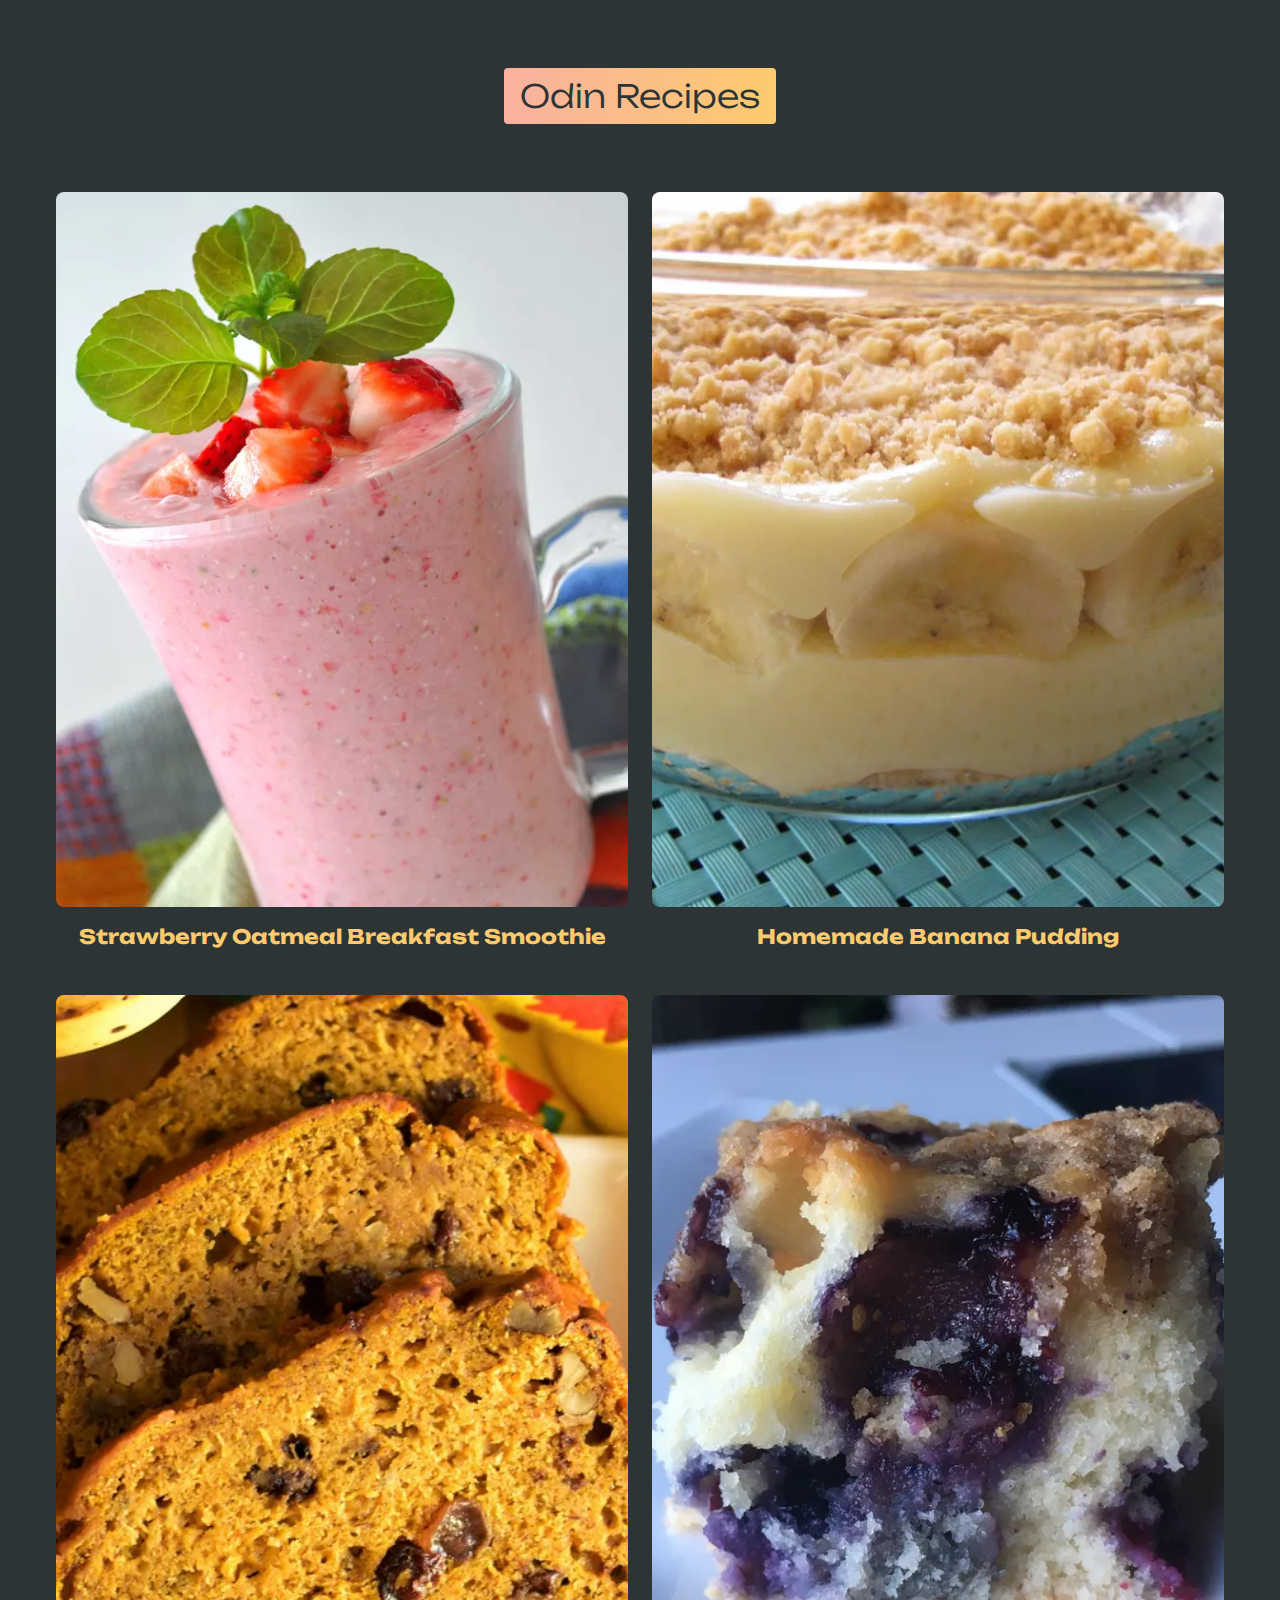
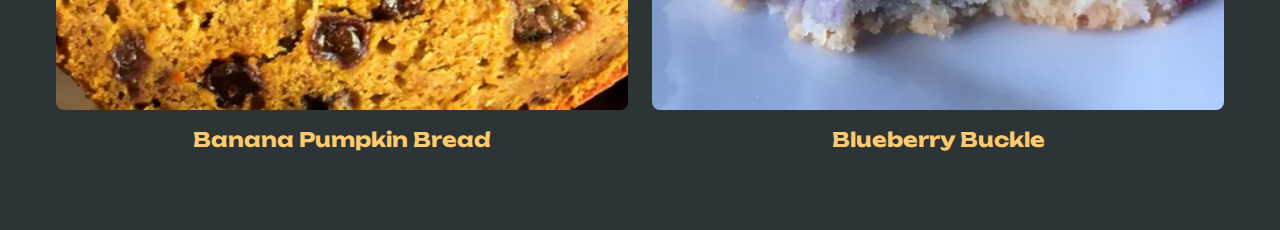
<file: index.html>
<!DOCTYPE html>
<html lang="en">
  <head>
    <meta charset="UTF-8" />
    <meta http-equiv="X-UA-Compatible" content="IE=edge" />
    <meta name="viewport" content="width=device-width, initial-scale=1.0" />
    <title>Odin Recipes</title>
    <link rel="stylesheet" href="styles.css" />
  </head>
  <body>
    <nav>
      <a href="index.html" class="logo">Odin Recipes</a>
    </nav>

    <main>
      <div class="cards">
        <a href="recipes/strawberry-smoothie.html" class="card">
          <figure>
            <img
              src="images/strawberry-smoothie.webp"
              alt="A strawberry smoothie with mint leaves"
            />
            <figcaption>Strawberry Oatmeal Breakfast Smoothie</figcaption>
          </figure>
        </a>

        <a href="recipes/banana-pudding.html" class="card">
          <figure>
            <img src="images/banana-pudding.webp" alt="Banana pudding" />
            <figcaption>Homemade Banana Pudding</figcaption>
          </figure>
        </a>

        <a href="recipes/banana-pumpkin-bread.html" class="card">
          <figure>
            <img
              src="images/banana-pumpkin-bread.webp"
              alt="Banana pumpkin bread"
            />
            <figcaption>Banana Pumpkin Bread</figcaption>
          </figure>
        </a>

        <a href="recipes/blueberry-buckle.html" class="card">
          <figure>
            <img
              src="images/blueberry-buckle.webp"
              alt="Blueberry coffee cake"
            />
            <figcaption>Blueberry Buckle</figcaption>
          </figure>
        </a>
      </div>
    </main>
  </body>
</html>
</file>
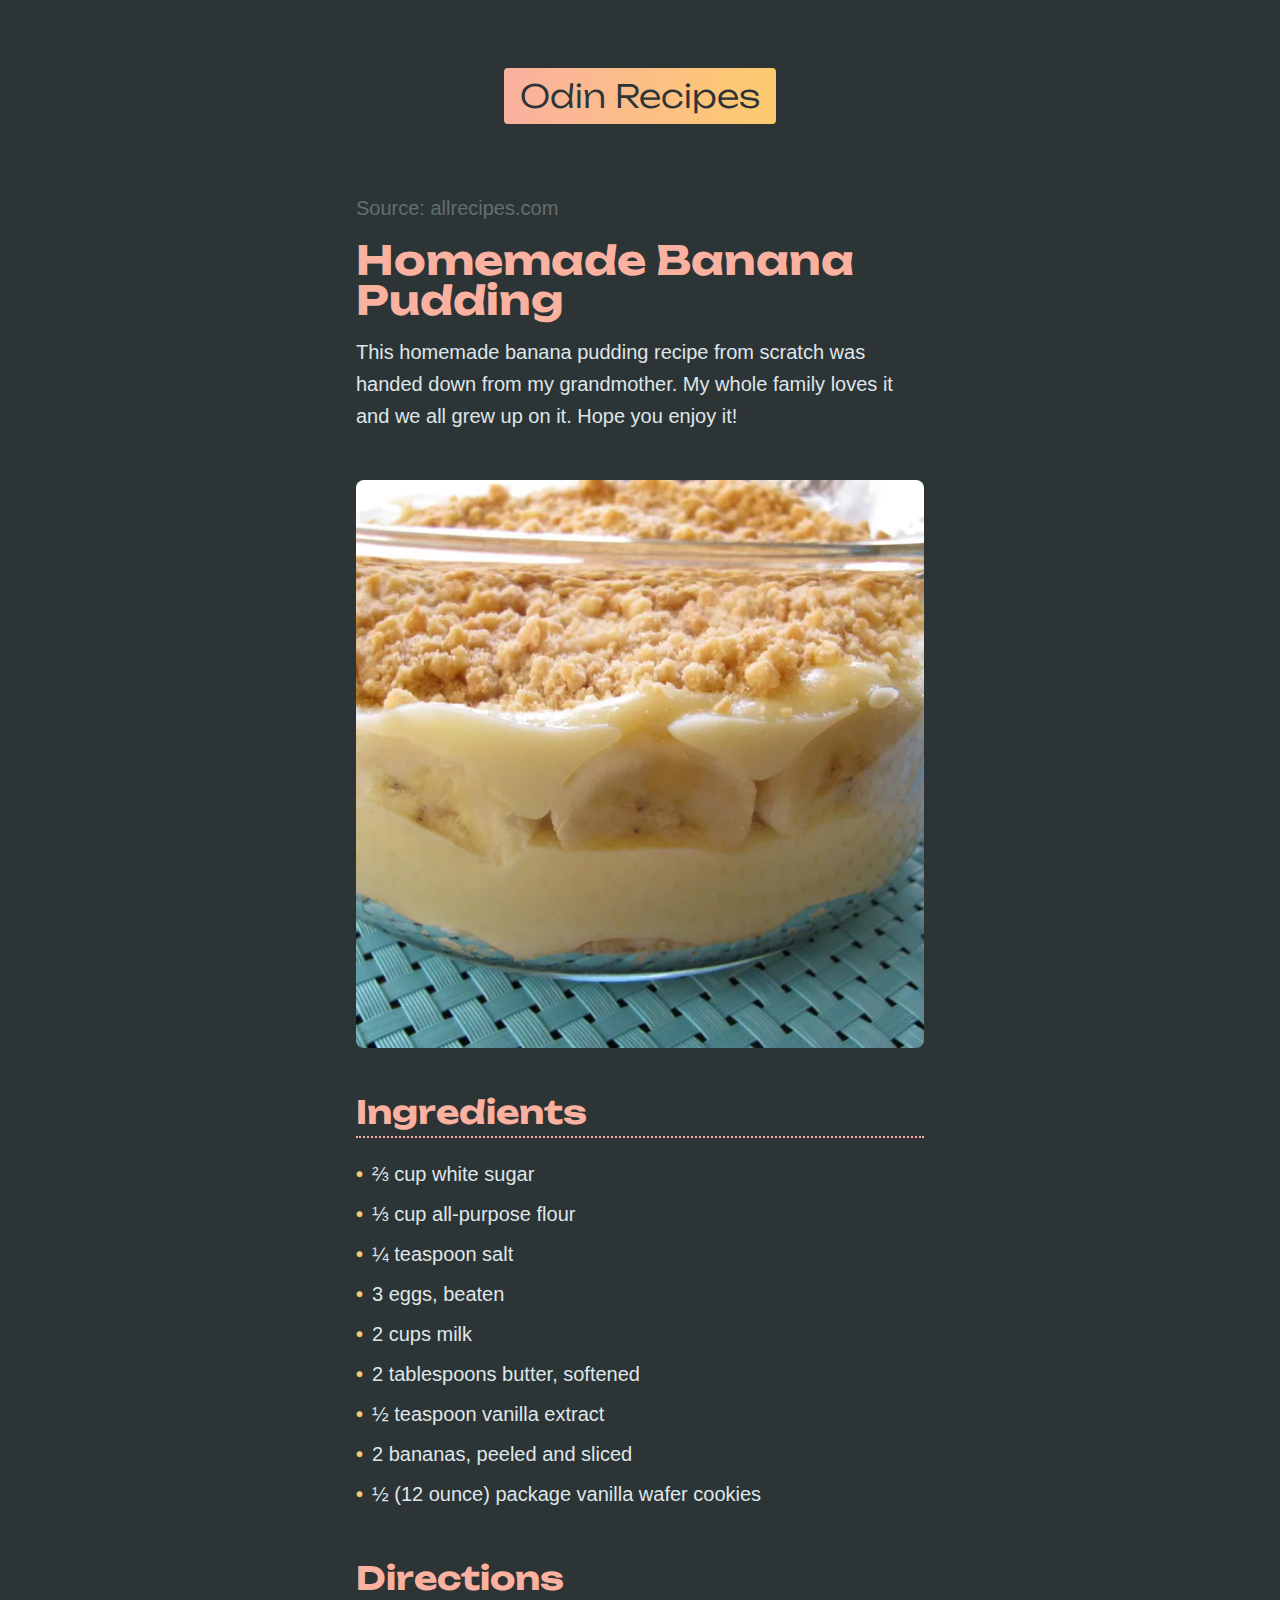
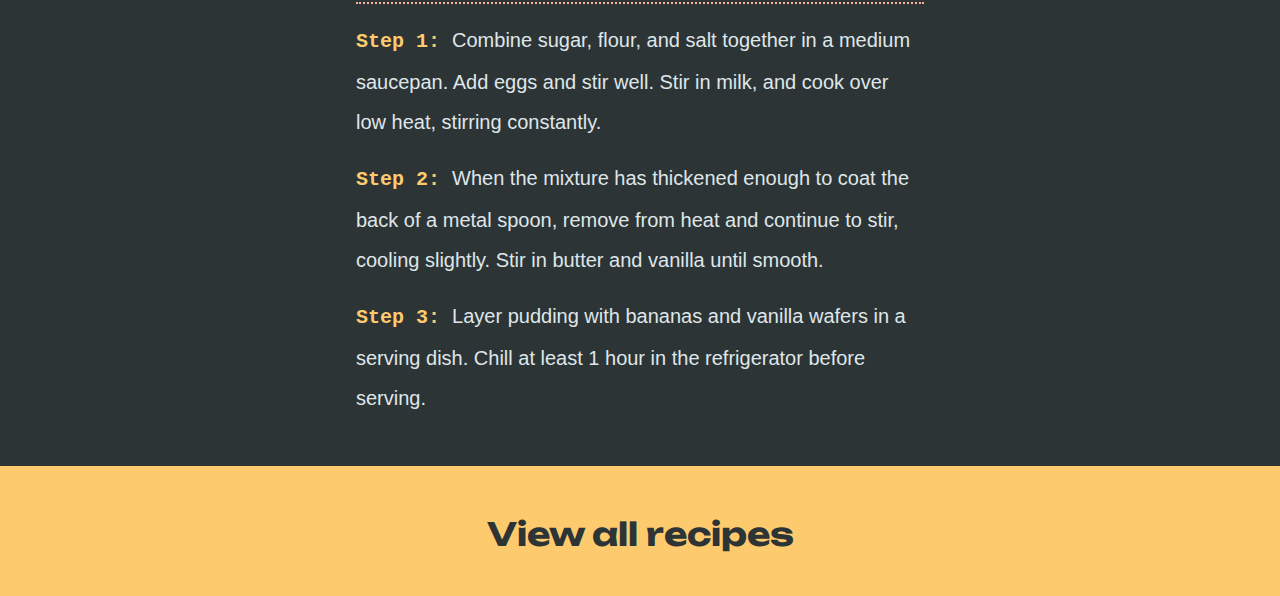
<file: recipes/banana-pudding.html>
<!DOCTYPE html>
<html lang="en">
  <head>
    <meta charset="UTF-8" />
    <meta http-equiv="X-UA-Compatible" content="IE=edge" />
    <meta name="viewport" content="width=device-width, initial-scale=1.0" />
    <title>Homemade Banana Pudding</title>
    <link rel="stylesheet" href="../styles.css" />
  </head>
  <body>
    <nav>
      <a href="../index.html" class="logo">Odin Recipes</a>
    </nav>

    <main class="recipe-page">
      <p class="source">
        Source: <a href="https://www.allrecipes.com/">allrecipes.com</a>
      </p>
      <h1>Homemade Banana Pudding</h1>
      <p>
        This homemade banana pudding recipe from scratch was handed down from my
        grandmother. My whole family loves it and we all grew up on it. Hope you
        enjoy it!
      </p>

      <img src="../images/banana-pudding.webp" alt="Banana pudding" />

      <h2>Ingredients</h2>
      <ul>
        <li>⅔ cup white sugar</li>
        <li>⅓ cup all-purpose flour</li>
        <li>¼ teaspoon salt</li>
        <li>3 eggs, beaten</li>
        <li>2 cups milk</li>
        <li>2 tablespoons butter, softened</li>
        <li>½ teaspoon vanilla extract</li>
        <li>2 bananas, peeled and sliced</li>
        <li>½ (12 ounce) package vanilla wafer cookies</li>
      </ul>

      <h2>Directions</h2>
      <ol>
        <li>
          Combine sugar, flour, and salt together in a medium saucepan. Add eggs
          and stir well. Stir in milk, and cook over low heat, stirring
          constantly.
        </li>
        <li>
          When the mixture has thickened enough to coat the back of a metal
          spoon, remove from heat and continue to stir, cooling slightly. Stir
          in butter and vanilla until smooth.
        </li>
        <li>
          Layer pudding with bananas and vanilla wafers in a serving dish. Chill
          at least 1 hour in the refrigerator before serving.
        </li>
      </ol>
    </main>

    <footer>
      <a href="../index.html" class="view-all">View all recipes</a>
    </footer>
  </body>
</html>
</file>
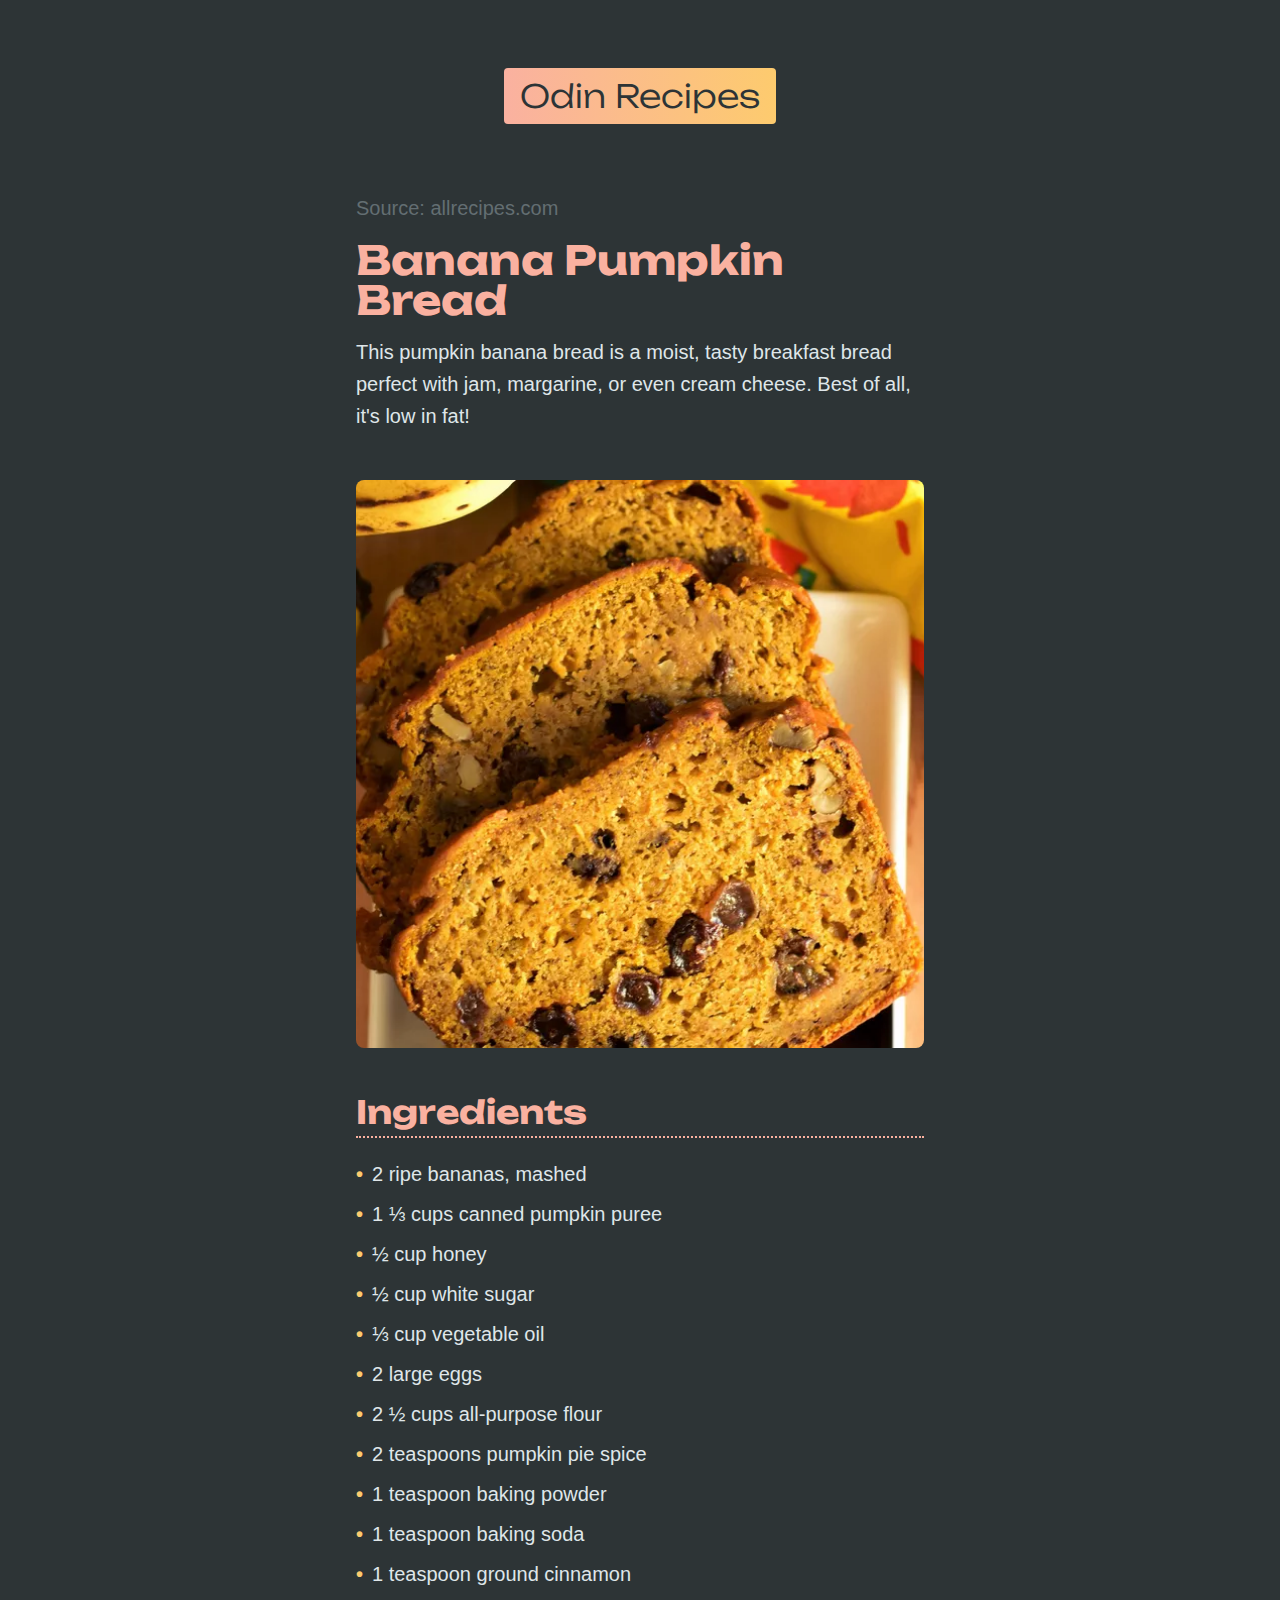
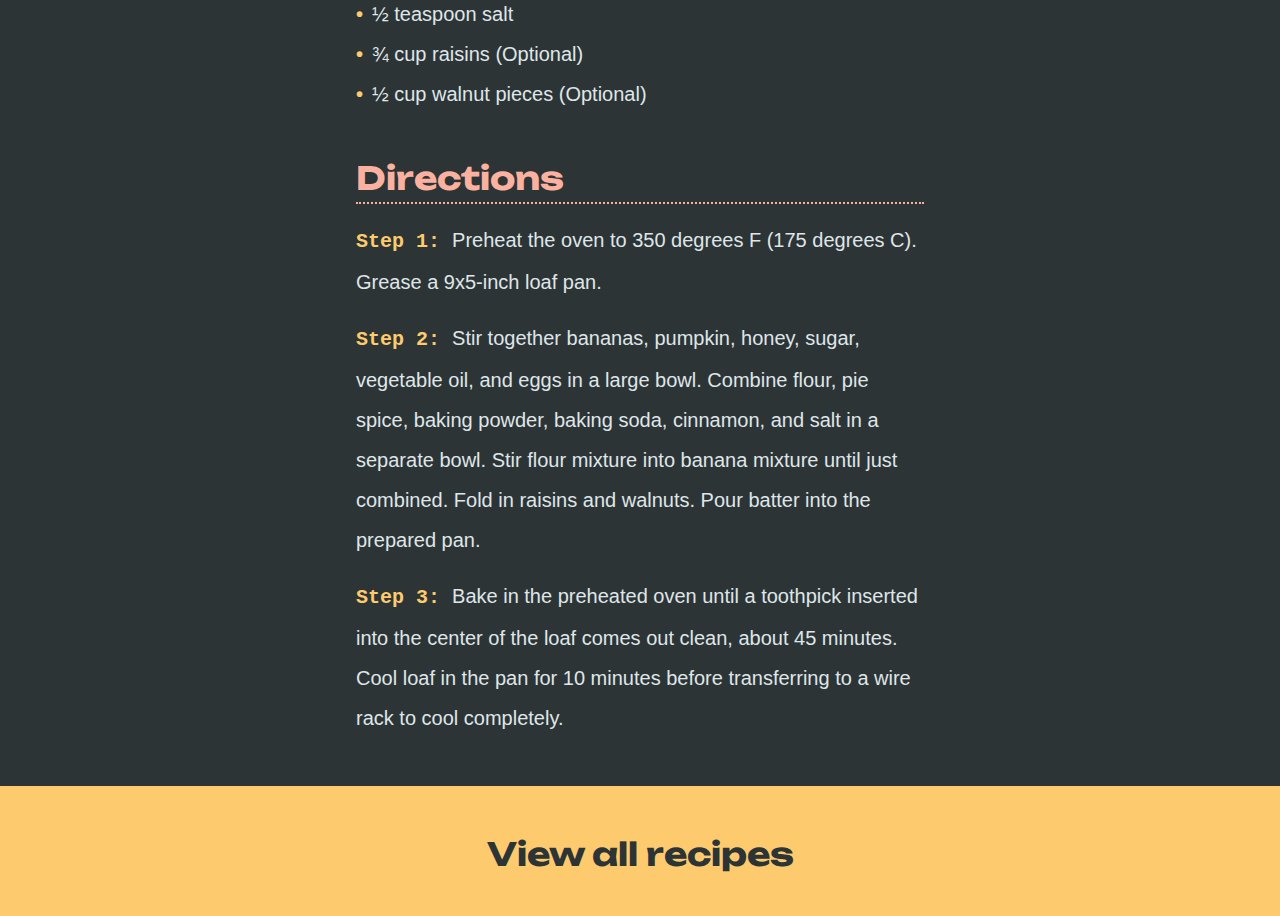
<file: recipes/banana-pumpkin-bread.html>
<!DOCTYPE html>
<html lang="en">
  <head>
    <meta charset="UTF-8" />
    <meta http-equiv="X-UA-Compatible" content="IE=edge" />
    <meta name="viewport" content="width=device-width, initial-scale=1.0" />
    <title>Banana Pumpkin Bread</title>
    <link rel="stylesheet" href="../styles.css" />
  </head>
  <body>
    <nav>
      <a href="../index.html" class="logo">Odin Recipes</a>
    </nav>

    <main class="recipe-page">
      <p class="source">
        Source: <a href="https://www.allrecipes.com/">allrecipes.com</a>
      </p>
      <h1>Banana Pumpkin Bread</h1>
      <p>
        This pumpkin banana bread is a moist, tasty breakfast bread perfect with
        jam, margarine, or even cream cheese. Best of all, it's low in fat!
      </p>

      <img
        src="../images/banana-pumpkin-bread.webp"
        alt="Banana pumpkin bread"
      />

      <h2>Ingredients</h2>
      <ul>
        <li>2 ripe bananas, mashed</li>
        <li>1 ⅓ cups canned pumpkin puree</li>
        <li>½ cup honey</li>
        <li>½ cup white sugar</li>
        <li>⅓ cup vegetable oil</li>
        <li>2 large eggs</li>
        <li>2 ½ cups all-purpose flour</li>
        <li>2 teaspoons pumpkin pie spice</li>
        <li>1 teaspoon baking powder</li>
        <li>1 teaspoon baking soda</li>
        <li>1 teaspoon ground cinnamon</li>
        <li>½ teaspoon salt</li>
        <li>¾ cup raisins (Optional)</li>
        <li>½ cup walnut pieces (Optional)</li>
      </ul>

      <h2>Directions</h2>
      <ol>
        <li>
          Preheat the oven to 350 degrees F (175 degrees C). Grease a 9x5-inch
          loaf pan.
        </li>
        <li>
          Stir together bananas, pumpkin, honey, sugar, vegetable oil, and eggs
          in a large bowl. Combine flour, pie spice, baking powder, baking soda,
          cinnamon, and salt in a separate bowl. Stir flour mixture into banana
          mixture until just combined. Fold in raisins and walnuts. Pour batter
          into the prepared pan.
        </li>
        <li>
          Bake in the preheated oven until a toothpick inserted into the center
          of the loaf comes out clean, about 45 minutes. Cool loaf in the pan
          for 10 minutes before transferring to a wire rack to cool completely.
        </li>
      </ol>
    </main>

    <footer>
      <a href="../index.html" class="view-all">View all recipes</a>
    </footer>
  </body>
</html>
</file>
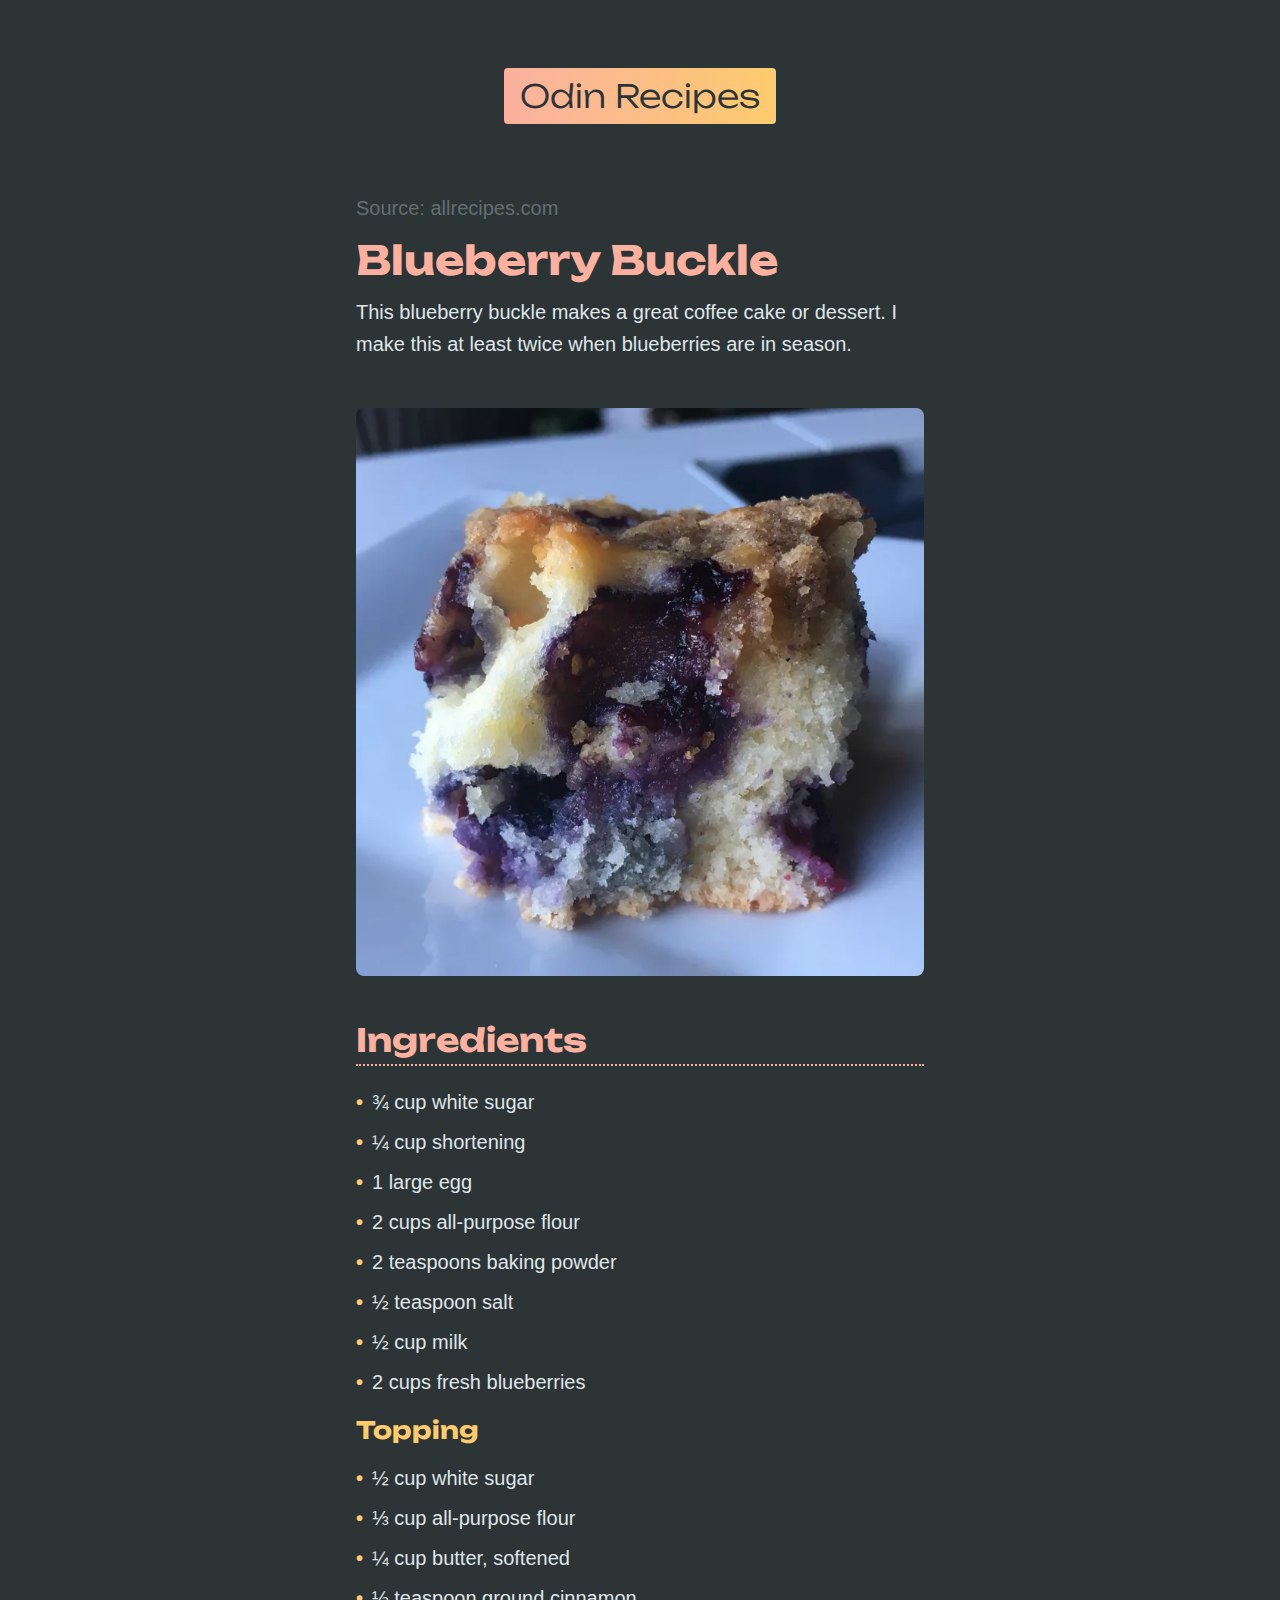
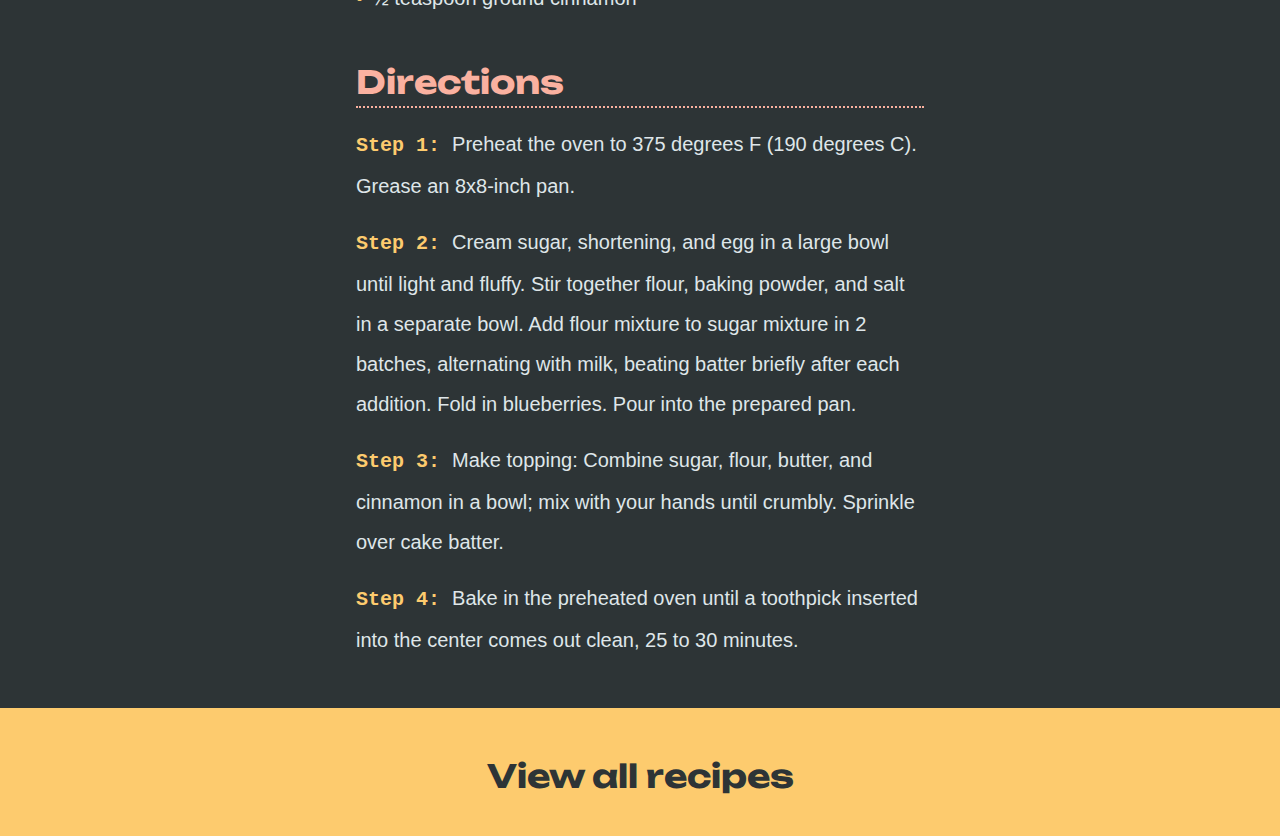
<file: recipes/blueberry-buckle.html>
<!DOCTYPE html>
<html lang="en">
  <head>
    <meta charset="UTF-8" />
    <meta http-equiv="X-UA-Compatible" content="IE=edge" />
    <meta name="viewport" content="width=device-width, initial-scale=1.0" />
    <title>Blueberry Buckle</title>
    <link rel="stylesheet" href="../styles.css" />
  </head>
  <body>
    <nav>
      <a href="../index.html" class="logo">Odin Recipes</a>
    </nav>

    <main class="recipe-page">
      <p class="source">
        Source: <a href="https://www.allrecipes.com/">allrecipes.com</a>
      </p>
      <h1>Blueberry Buckle</h1>
      <p>
        This blueberry buckle makes a great coffee cake or dessert. I make this
        at least twice when blueberries are in season.
      </p>

      <img src="../images/blueberry-buckle.webp" alt="Blueberry coffee cake" />

      <h2>Ingredients</h2>
      <ul>
        <li>¾ cup white sugar</li>
        <li>¼ cup shortening</li>
        <li>1 large egg</li>
        <li>2 cups all-purpose flour</li>
        <li>2 teaspoons baking powder</li>
        <li>½ teaspoon salt</li>
        <li>½ cup milk</li>
        <li>2 cups fresh blueberries</li>
      </ul>

      <h3>Topping</h3>
      <ul>
        <li>½ cup white sugar</li>
        <li>⅓ cup all-purpose flour</li>
        <li>¼ cup butter, softened</li>
        <li>½ teaspoon ground cinnamon</li>
      </ul>

      <h2>Directions</h2>
      <ol>
        <li>
          Preheat the oven to 375 degrees F (190 degrees C). Grease an 8x8-inch
          pan.
        </li>
        <li>
          Cream sugar, shortening, and egg in a large bowl until light and
          fluffy. Stir together flour, baking powder, and salt in a separate
          bowl. Add flour mixture to sugar mixture in 2 batches, alternating
          with milk, beating batter briefly after each addition. Fold in
          blueberries. Pour into the prepared pan.
        </li>
        <li>
          Make topping: Combine sugar, flour, butter, and cinnamon in a bowl;
          mix with your hands until crumbly. Sprinkle over cake batter.
        </li>
        <li>
          Bake in the preheated oven until a toothpick inserted into the center
          comes out clean, 25 to 30 minutes.
        </li>
      </ol>
    </main>

    <footer>
      <a href="../index.html" class="view-all">View all recipes</a>
    </footer>
  </body>
</html>
</file>
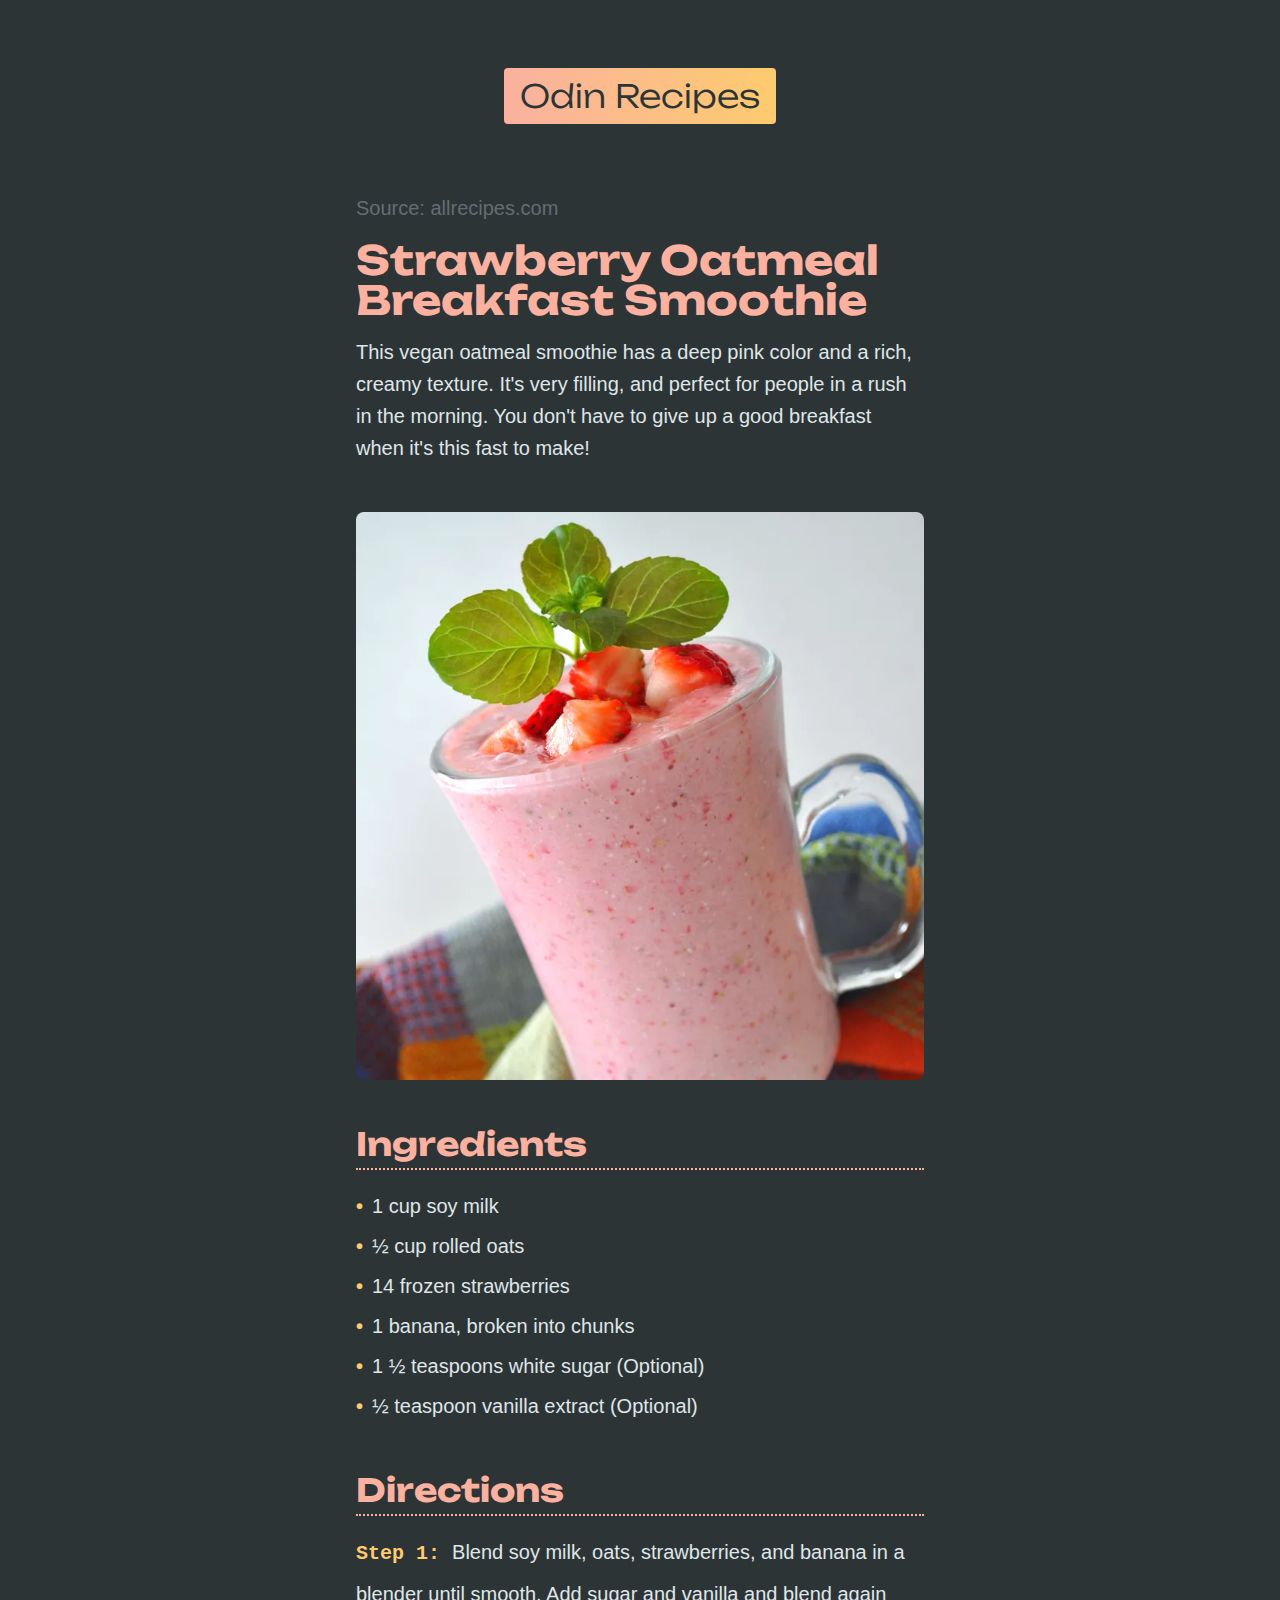
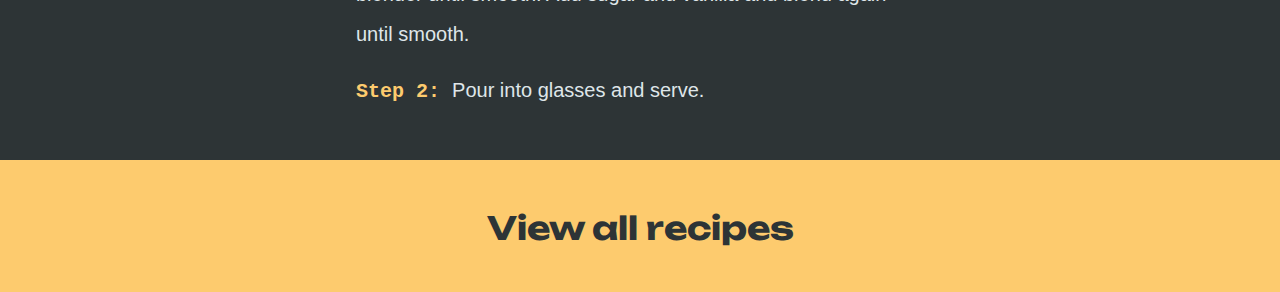
<file: recipes/strawberry-smoothie.html>
<!DOCTYPE html>
<html lang="en">
  <head>
    <meta charset="UTF-8" />
    <meta http-equiv="X-UA-Compatible" content="IE=edge" />
    <meta name="viewport" content="width=device-width, initial-scale=1.0" />
    <title>Strawberry Oatmeal Breakfast Smoothie</title>
    <link rel="stylesheet" href="../styles.css" />
  </head>
  <body>
    <nav>
      <a href="../index.html" class="logo">Odin Recipes</a>
    </nav>

    <main class="recipe-page">
      <p class="source">
        Source: <a href="https://www.allrecipes.com/">allrecipes.com</a>
      </p>
      <h1>Strawberry Oatmeal Breakfast Smoothie</h1>
      <p>
        This vegan oatmeal smoothie has a deep pink color and a rich, creamy
        texture. It's very filling, and perfect for people in a rush in the
        morning. You don't have to give up a good breakfast when it's this fast
        to make!
      </p>

      <img
        src="../images/strawberry-smoothie.webp"
        alt="A strawberry smoothie with mint leaves"
      />

      <h2>Ingredients</h2>
      <ul>
        <li>1 cup soy milk</li>
        <li>½ cup rolled oats</li>
        <li>14 frozen strawberries</li>
        <li>1 banana, broken into chunks</li>
        <li>1 ½ teaspoons white sugar (Optional)</li>
        <li>½ teaspoon vanilla extract (Optional)</li>
      </ul>

      <h2>Directions</h2>
      <ol>
        <li>
          Blend soy milk, oats, strawberries, and banana in a blender until
          smooth. Add sugar and vanilla and blend again until smooth.
        </li>
        <li>Pour into glasses and serve.</li>
      </ol>
    </main>

    <footer>
      <a href="../index.html" class="view-all">View all recipes</a>
    </footer>
  </body>
</html>
</file>
<file: styles.css>
/* || FONTS */

@import url("https://fonts.googleapis.com/css2?family=Unbounded:wght@300;400;700&display=swap");

/* || COLORS */

:root {
  --light: #dfe6e9;
  --mid: #636e72;
  --dark: #2d3436;
  --yellow: #fdcb6e;
  --orange: #fab1a0;
}

/* || GENERAL */

* {
  padding: 0;
  margin: 0;
  box-sizing: border-box;
}

body {
  font-family: Arial, Helvetica, sans-serif;
  background-color: var(--dark);
  color: var(--light);
}

h1 {
  font-size: 40px;
  line-height: 40px;
  font-family: "Unbounded", cursive;
  color: var(--orange);
}

h2 {
  font-size: 32px;
  line-height: 32px;
  margin: 48px 0 16px 0;
  padding-bottom: 8px;
  border-bottom: 2px dotted var(--orange);
  color: var(--orange);
  font-family: "Unbounded", cursive;
}

h3 {
  font-size: 24px;
  line-height: 24px;
  margin: 16px 0;
  color: var(--yellow);
  font-family: "Unbounded", cursive;
}

p {
  font-size: 20px;
  line-height: 32px;
  margin: 16px 0 48px 0;
}

main {
  display: grid;
  place-content: center;
  max-width: 1200px;
  margin: auto;
  padding: 0 16px;
}

nav {
  padding: 80px 0;
  text-align: center;
}

a {
  color: var(--yellow);
  text-decoration: none;
  transition: 0.3s;
}

img {
  height: 100%;
  width: 100%;
  aspect-ratio: 4 / 5;
  object-fit: cover;
  border-radius: 8px;
  transition: 0.3s;
}

/* || HOME PAGE */

.logo {
  font-size: 32px;
  line-height: 32px;
  color: var(--light);
  font-family: "Unbounded", cursive;
  font-weight: 300;
  background: linear-gradient(90deg, var(--orange), var(--yellow));
  padding: 8px 16px;
  border-radius: 4px;
  color: var(--dark);
}

.cards {
  display: grid;
  grid-template-columns: 1fr 1fr;
  gap: 48px 24px;
  padding-bottom: 80px;
}

.card {
  transition: 0.3s;
}

.card:hover {
  color: var(--light);
}

.card:hover img {
  box-shadow: 0 0 0 8px var(--orange);
}

figcaption {
  margin-top: 16px;
  font-size: 20px;
  line-height: 20px;
  font-family: "Unbounded", cursive;
  font-weight: bold;
  text-align: center;
}

/* || RECIPE PAGES */

.recipe-page {
  max-width: 600px;
}

.source,
.source a {
  color: var(--mid);
  margin-top: 0;
  margin-bottom: 16px;
}

.recipe-page img {
  aspect-ratio: 1 / 1;
}

ul,
ol {
  font-size: 20px;
  line-height: 40px;
  list-style-type: none;
}

ul li::before {
  list-style-position: inside;
  content: "\2022"; /* Unicode for bullet character */
  color: var(--yellow);
  font-weight: bold;
  display: inline-block; /* Needed to add space between the bullet and the text */
  width: 16px; /* Also needed for space */
}

ol li {
  counter-increment: my-counter;
  padding-bottom: 16px;
}

ol li:before {
  content: "Step " counter(my-counter) ": ";
  font-weight: bold;
  font-family: monospace;
  color: var(--yellow);
}

ol {
  list-style: none;
  counter-reset: my-counter;
}

footer {
  padding: 48px 0;
  text-align: center;
  background-color: var(--yellow);
  margin-top: 32px;
}

.view-all {
  font-size: 32px;
  font-family: "Unbounded", cursive;
  font-weight: bold;
  color: var(--dark);
}

/* || RESPONSIVE */

@media only screen and (max-width: 800px) {
  .cards {
    grid-template-columns: 1fr;
  }

  img {
    aspect-ratio: 4 / 3;
  }
}
</file>
